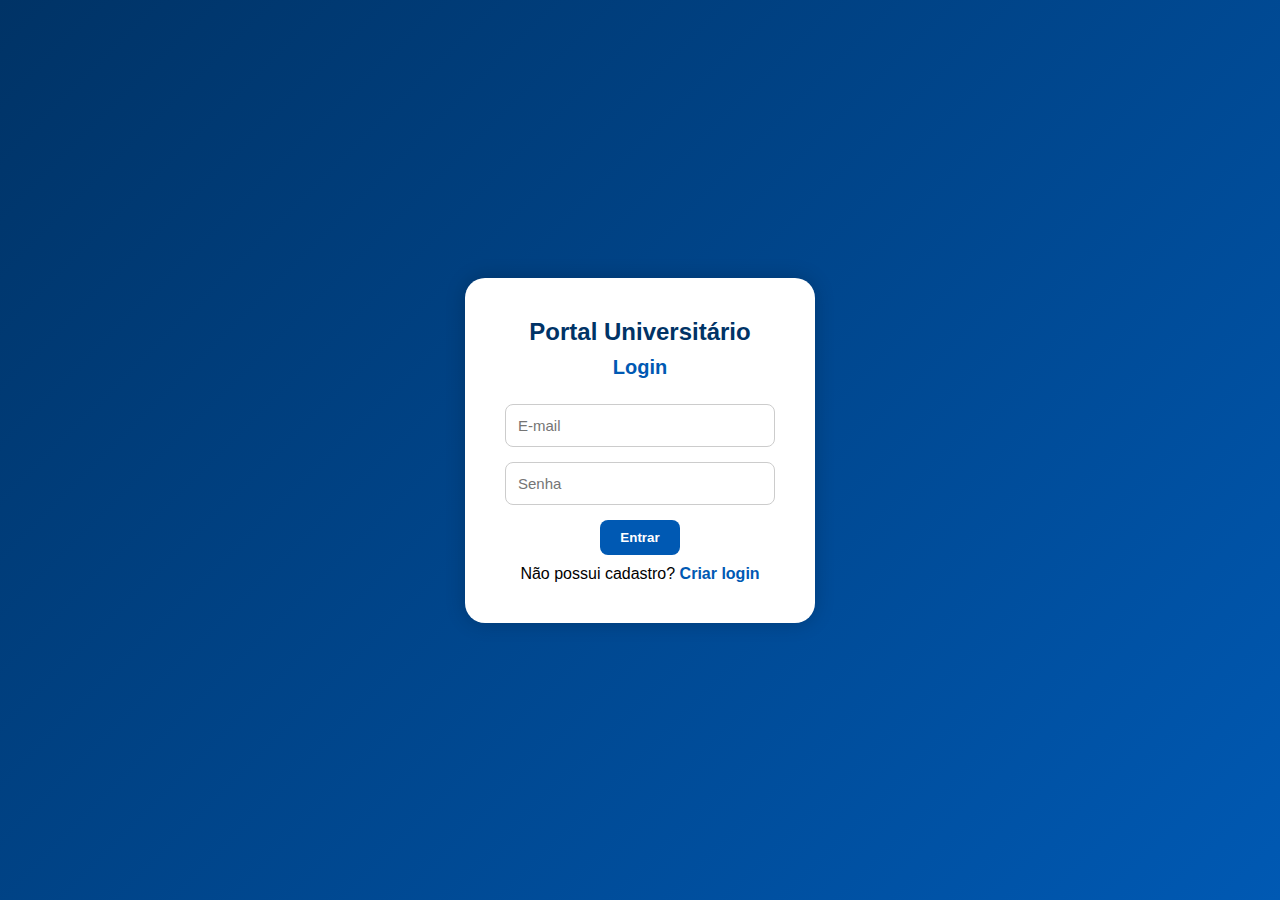
<file: index.html>
<!DOCTYPE html>
<html lang="pt-br">
<head>
    <meta charset="UTF-8">
    <meta name="viewport" content="width=device-width, initial-scale=1.0">
    <title>Login - Universidade UEPB</title>
    <link rel="stylesheet" href="style.css">
</head>
<body>

    <div class="container">
        <div class="form-box">
            <h1>Portal Universitário</h1>
            <h2>Login</h2>
            <form action="area-usuario.html">
                <input type="email" placeholder="E-mail" required>
                <input type="password" placeholder="Senha" required>
                <button type="submit">Entrar</button>
                <p>Não possui cadastro? <a href="cadastro.html">Criar login</a></p>
            </form>
        </div>
    </div>

    <script src="script.js"></script>
</body>
</html>
</file>
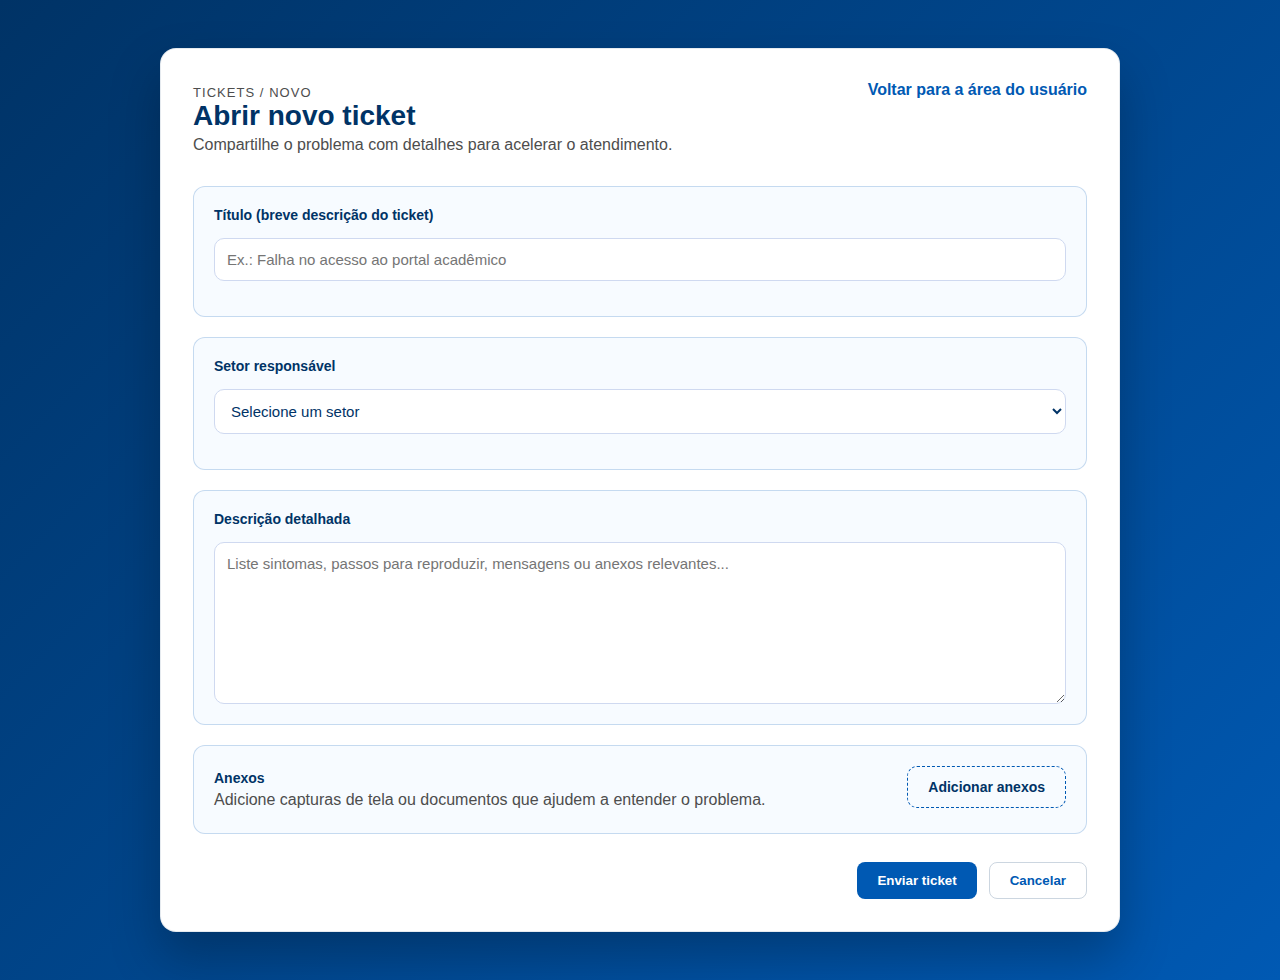
<file: abrir-ticket.html>
<!-- Tela de abertura de ticket -->
<!DOCTYPE html>
<html lang="pt-br">
<head>
    <meta charset="UTF-8">
    <meta name="viewport" content="width=device-width, initial-scale=1.0">
    <title>Abrir Ticket - Universidade UEPB</title>
    <link rel="stylesheet" href="style.css">
</head>
<body class="ticket-page">

    <div class="ticket-container">
        <header class="ticket-header">
            <div>
                <p class="breadcrumb">Tickets / Novo</p>
                <h1>Abrir novo ticket</h1>
                <p>Compartilhe o problema com detalhes para acelerar o atendimento.</p>
            </div>
            <a href="area-usuario.html" class="link-voltar">Voltar para a área do usuário</a>
        </header>

        <form class="ticket-form">
            <section class="form-card">
                <label for="titulo">Título (breve descrição do ticket)</label>
                <input type="text" id="titulo" placeholder="Ex.: Falha no acesso ao portal acadêmico" required>
            </section>

            <section class="form-card">
                <label for="setor">Setor responsável</label>
                <div class="select-wrapper">
                    <select id="setor" required>
                        <option value="" disabled selected>Selecione um setor</option>
                        <option value="ti">Tecnologia da Informação</option>
                        <option value="financeiro">Financeiro</option>
                        <option value="secretaria">Secretaria Acadêmica</option>
                        <option value="biblioteca">Biblioteca</option>
                    </select>
                </div>
            </section>

            <section class="form-card">
                <label for="descricao">Descrição detalhada</label>
                <textarea id="descricao" rows="8" placeholder="Liste sintomas, passos para reproduzir, mensagens ou anexos relevantes..." required></textarea>
            </section>

            <section class="form-card attachments">
                <div>
                    <label>Anexos</label>
                    <p>Adicione capturas de tela ou documentos que ajudem a entender o problema.</p>
                </div>
                <label class="upload-btn">
                    <input type="file" multiple hidden>
                    Adicionar anexos
                </label>
            </section>

            <div class="form-actions">
                <button type="submit" class="primary">Enviar ticket</button>
                <button type="button" class="ghost">Cancelar</button>
            </div>
        </form>
    </div>

</body>
</html>
</file>
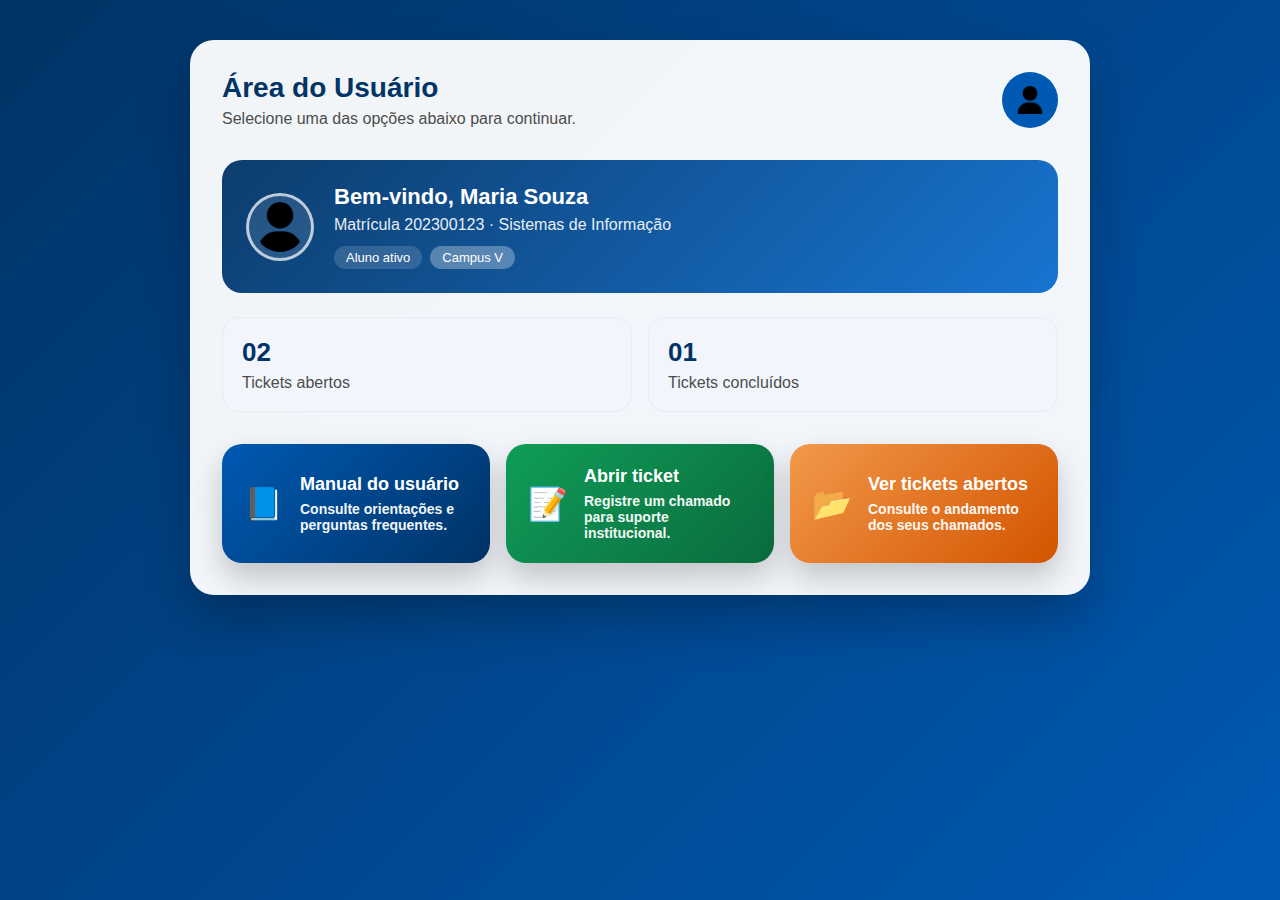
<file: area-usuario.html>
<!-- Tela pós-login -->
<!DOCTYPE html>
<html lang="pt-br">
<head>
    <meta charset="UTF-8">
    <meta name="viewport" content="width=device-width, initial-scale=1.0">
    <title>Área do Usuário - Universidade UEPB</title>
    <link rel="stylesheet" href="style.css">
</head>
<body class="dashboard">

    <div class="dashboard-container">
        <header class="dashboard-header">
            <div>
                <h1>Área do Usuário</h1>
                <p>Selecione uma das opções abaixo para continuar.</p>
            </div>

            <div class="user-menu-wrapper">
                <button id="userMenuToggle" class="user-menu-toggle" aria-expanded="false" aria-label="Menu do Usuário">
                    <img src="user.png" alt="" class="user-icon">
                </button>
                <div id="userMenu" class="user-menu" hidden>
                    <button class="menu-item">Exibir informações</button>
                    <button class="menu-item danger">Sair</button>
                </div>
            </div>
        </header>

        <section class="user-highlight">
            <div class="profile-card">
                <img src="user.png" alt="Foto do usuário" class="profile-photo">
                <div>
                    <h2>Bem-vindo, Maria Souza</h2>
                    <p>Matrícula 202300123 · Sistemas de Informação</p>
                    <div class="tag-group">
                        <span class="tag">Aluno ativo</span>
                        <span class="tag info">Campus V</span>
                    </div>
                </div>
            </div>

            <div class="status-cards">
                <article class="status-card">
                    <strong>02</strong>
                    <span>Tickets abertos</span>
                </article>
                <article class="status-card">
                    <strong>01</strong>
                    <span>Tickets concluídos</span>
                </article>
            </div>
        </section>

        <section class="quick-actions">
            <button class="action-card">
                <span class="action-icon">📘</span>
                <div>
                    <strong>Manual do usuário</strong>
                    <p>Consulte orientações e perguntas frequentes.</p>
                </div>
            </button>

            <button class="action-card">
                <span class="action-icon">📝</span>
                <div>
                    <strong>Abrir ticket</strong>
                    <p>Registre um chamado para suporte institucional.</p>
                </div>
            </button>

            <button class="action-card">
                <span class="action-icon">📂</span>
                <div>
                    <strong>Ver tickets abertos</strong>
                    <p>Consulte o andamento dos seus chamados.</p>
                </div>
            </button>
        </section>
    </div>

    <script>
        const menuToggle = document.getElementById('userMenuToggle');
        const menu = document.getElementById('userMenu');

        menuToggle.addEventListener('click', (event) => {
            event.stopPropagation();
            const isExpanded = menuToggle.getAttribute('aria-expanded') === 'true';
            const nextState = !isExpanded;
            menuToggle.setAttribute('aria-expanded', String(nextState));
            menu.hidden = !nextState;
        });

        document.addEventListener('click', () => {
            if (menuToggle.getAttribute('aria-expanded') === 'true') {
                menuToggle.setAttribute('aria-expanded', 'false');
                menu.hidden = true;
            }
        });

        menu.addEventListener('click', (event) => {
            event.stopPropagation();
        });
    </script>

</body>
</html>
</file>
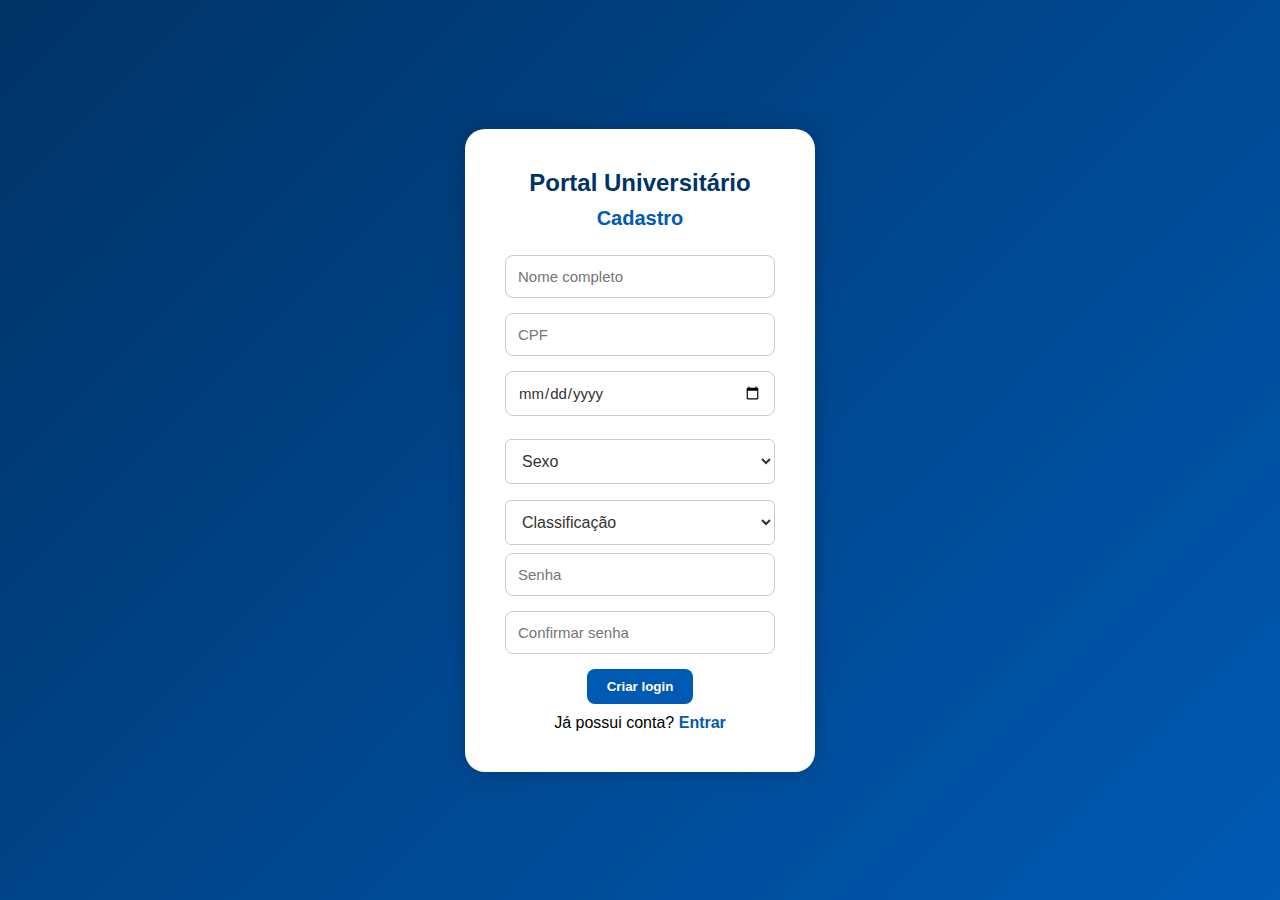
<file: cadastro.html>
<!-- Tela de cadastro HTML -->
<!DOCTYPE html>
<html lang="pt-br">
<head>
    <meta charset="UTF-8">
    <meta name="viewport" content="width=device-width, initial-scale=1.0">
    <title>Cadastro - Universidade UEPB</title>
    <link rel="stylesheet" href="style.css">
</head>
<body>

    <div class="container">
        <div class="form-box">
            <h1>Portal Universitário</h1>
            <h2>Cadastro</h2>

            <form id="cadastroForm">

                <input type="text" placeholder="Nome completo" required>
                <input type="text" placeholder="CPF" required>
                <input type="date" required>

                <!-- Linha sexo -->
                <div class="linha-form">
                    <select id="sexo" required>
                        <option value="">Sexo</option>
                        <option value="masculino">Masculino</option>
                        <option value="feminino">Feminino</option>
                        <option value="outro">Outro</option>
                    </select>
                </div>

                <!-- Linha classificação -->
                <div class="linha-form">
                    <select id="classificacao" required>
                        <option value="">Classificação</option>
                        <option value="aluno">Aluno</option>
                        <option value="professor">Professor</option>
                        <option value="terceirizado">Terceirizado</option>
                    </select>
                </div>

                <!-- Matrícula (somente aluno/professor) -->
                <div id="matriculaBox" class="campo-extra" style="display:none;">
                    <input type="text" placeholder="Matrícula" id="matricula">
                </div>

                <!-- Email institucional (somente aluno/professor) -->
                <div id="emailInstBox" class="campo-extra" style="display:none;">
                    <input type="email" placeholder="E-mail institucional" id="emailInst">
                </div>

                <!-- Email comum (terceirizado) -->
                <div id="emailComumBox" class="campo-extra" style="display:none;">
                    <input type="email" placeholder="E-mail" id="emailComum">
                </div>

                <!-- Telefone (terceirizado) -->
                <div id="telefoneBox" class="campo-extra" style="display:none;">
                    <input type="tel" placeholder="Telefone" id="telefone">
                </div>

                <input type="password" placeholder="Senha" required>
                <input type="password" placeholder="Confirmar senha" required>

                <button type="submit">Criar login</button>

                <p>Já possui conta? <a href="index.html">Entrar</a></p>

            </form>
        </div>
    </div>

    <script src="script.js"></script>
</body>
</html>
</file>
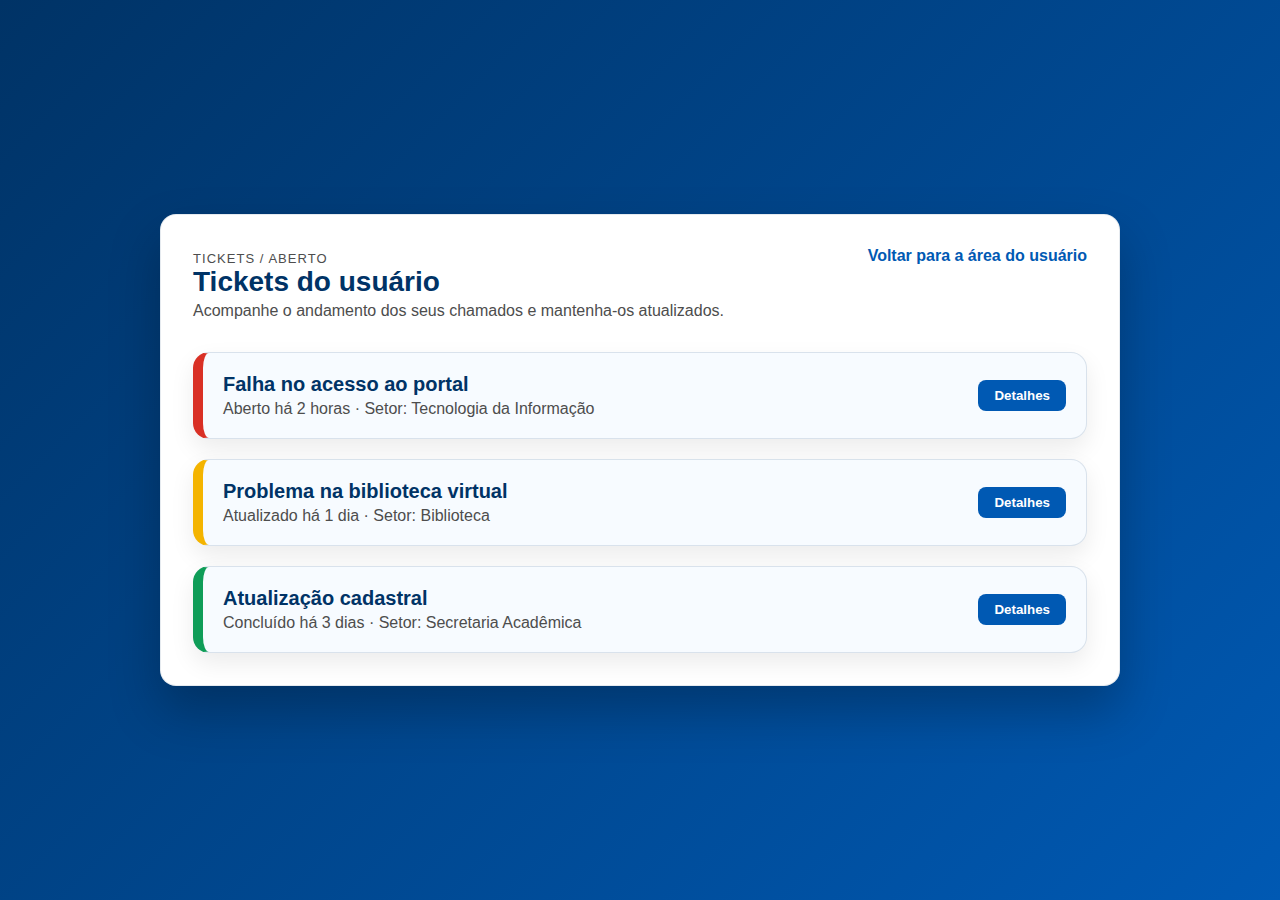
<file: ver-tickets.html>
<!-- Tela de tickets abertos -->
<!DOCTYPE html>
<html lang="pt-br">
<head>
    <meta charset="UTF-8">
    <meta name="viewport" content="width=device-width, initial-scale=1.0">
    <title>Tickets Abertos - Universidade UEPB</title>
    <link rel="stylesheet" href="style.css">
</head>
<body class="tickets-page">

    <div class="tickets-container">
        <header class="ticket-header">
            <div>
                <p class="breadcrumb">Tickets / Aberto</p>
                <h1>Tickets do usuário</h1>
                <p>Acompanhe o andamento dos seus chamados e mantenha-os atualizados.</p>
            </div>
            <a href="area-usuario.html" class="link-voltar">Voltar para a área do usuário</a>
        </header>

        <section class="ticket-list">
            <article class="ticket-card status-new">
                <div class="ticket-info">
                    <div>
                        <h2>Falha no acesso ao portal</h2>
                        <p>Aberto há 2 horas · Setor: Tecnologia da Informação</p>
                    </div>
                    <button class="toggle-details" data-target="ticket-1">Detalhes</button>
                </div>

                <div id="ticket-1" class="ticket-details" hidden>
                    <p>Erro 500 ao tentar acessar o portal acadêmico desde a manhã.</p>
                    <div class="ticket-actions">
                        <button class="ghost">Editar ticket</button>
                        <button class="danger">Excluir ticket</button>
                    </div>
                </div>
            </article>

            <article class="ticket-card status-progress">
                <div class="ticket-info">
                    <div>
                        <h2>Problema na biblioteca virtual</h2>
                        <p>Atualizado há 1 dia · Setor: Biblioteca</p>
                    </div>
                    <button class="toggle-details" data-target="ticket-2">Detalhes</button>
                </div>

                <div id="ticket-2" class="ticket-details" hidden>
                    <p>Não é possível baixar livros em PDF. Equipe já em análise.</p>
                    <div class="ticket-actions readonly">
                        <button class="ghost" disabled>Editar ticket</button>
                        <span class="hint">Edição disponível apenas para tickets não lidos.</span>
                    </div>
                </div>
            </article>

            <article class="ticket-card status-done">
                <div class="ticket-info">
                    <div>
                        <h2>Atualização cadastral</h2>
                        <p>Concluído há 3 dias · Setor: Secretaria Acadêmica</p>
                    </div>
                    <button class="toggle-details" data-target="ticket-3">Detalhes</button>
                </div>

                <div id="ticket-3" class="ticket-details" hidden>
                    <p>Dados do curso e telefone foram atualizados com sucesso.</p>
                    <div class="ticket-actions readonly">
                        <button class="ghost" disabled>Editar ticket</button>
                        <span class="hint">Tickets concluídos não podem ser alterados.</span>
                    </div>
                </div>
            </article>
        </section>
    </div>

    <script>
        document.querySelectorAll('.toggle-details').forEach((button) => {
            button.addEventListener('click', () => {
                const target = document.getElementById(button.dataset.target);
                const isHidden = target.hasAttribute('hidden');
                if (isHidden) {
                    target.removeAttribute('hidden');
                    button.textContent = 'Recolher';
                } else {
                    target.setAttribute('hidden', '');
                    button.textContent = 'Detalhes';
                }
            });
        });
    </script>

</body>
</html>
</file>
<file: style.css>
/* ==== RESET ==== */
* {
    margin: 0;
    padding: 0;
    box-sizing: border-box;
    font-family: 'Segoe UI', sans-serif;
}

/* ==== FUNDO ==== */
body {
    min-height: 100vh;
    background: linear-gradient(135deg, #003366, #0059b3);
    display: flex;
    justify-content: center;
    align-items: center;
}

body.dashboard {
    align-items: flex-start;
    padding: 40px 20px;
}

/* ==== CONTAINER ==== */
.container {
    width: 100%;
    display: flex;
    justify-content: center;
}

/* ==== CAIXA DE FORMULÁRIO ==== */
.form-box {
    background: #fff;
    border-radius: 20px;
    box-shadow: 0 0 20px rgba(0,0,0,0.2);
    padding: 40px;
    width: 350px;
    text-align: center;
}

.form-box h1 {
    color: #003366;
    font-size: 24px;
    margin-bottom: 10px;
}

.form-box h2 {
    color: #0059b3;
    font-size: 20px;
    margin-bottom: 25px;
}

/* ==== CAMPOS DO FORM ==== */
form input {
    width: 100%;
    padding: 10px;
    margin-bottom: 15px;
    border: 1px solid #ccc;
    border-radius: 8px;
    transition: 0.3s;
}

form input:focus {
    border-color: #0059b3;
    outline: none;
    box-shadow: 0 0 5px #0059b3;
}

/* ==== BOTÕES ==== */
button {
    background: #0059b3;
    color: white;
    border: none;
    padding: 10px 20px;
    border-radius: 8px;
    cursor: pointer;
    font-weight: bold;
    transition: 0.3s;
}

button:hover {
    background: #003366;
}

/* ==== LINKS ==== */
p {
    margin-top: 10px;
}

a {
    color: #0059b3;
    text-decoration: none;
    font-weight: bold;
}

a:hover {
    text-decoration: underline;
}

/* ==== BOTÃO DE SUPORTE ==== */
.suporte-btn {
    position: fixed;
    bottom: 20px;
    right: 20px;
    background: #28a745;
    color: #fff;
    border: none;
    padding: 12px 18px;
    border-radius: 50px;
    font-size: 16px;
    cursor: pointer;
    box-shadow: 0 4px 10px rgba(0,0,0,0.3);
    transition: all 0.3s ease;
}

.suporte-btn:hover {
    background: #1e7e34;
    transform: scale(1.05);
}

/* ==== DASHBOARD ==== */
.dashboard-container {
    width: min(900px, 100%);
    background: rgba(255, 255, 255, 0.95);
    border-radius: 24px;
    padding: 32px;
    box-shadow: 0 25px 50px rgba(0, 0, 0, 0.25);
    display: flex;
    flex-direction: column;
    gap: 32px;
}

.dashboard-header {
    display: flex;
    flex-wrap: wrap;
    justify-content: space-between;
    gap: 20px;
}

.dashboard-header h1 {
    color: #003366;
    font-size: 28px;
    margin-bottom: 6px;
}

.dashboard-header p {
    color: #4d4d4d;
    margin: 0;
}

.user-menu-wrapper {
    position: relative;
}

.user-menu-toggle {
    width: 56px;
    height: 56px;
    border-radius: 50%;
    display: inline-flex;
    align-items: center;
    justify-content: center;
    padding: 0;
}

.user-menu {
    position: absolute;
    top: calc(100% + 10px);
    right: 0;
    background: #fff;
    border-radius: 16px;
    box-shadow: 0 15px 35px rgba(0, 0, 0, 0.2);
    padding: 12px;
    display: flex;
    flex-direction: column;
    gap: 8px;
    min-width: 200px;
    z-index: 10;
}

.user-menu[hidden] {
    display: none;
}

.user-icon {
    width: 28px;
    height: 28px;
    object-fit: contain;
}

/* ==== USER HIGHLIGHT ==== */
.user-highlight {
    display: flex;
    flex-direction: column;
    gap: 24px;
}

.profile-card {
    background: linear-gradient(135deg, rgba(0, 51, 102, 0.95), rgba(0, 102, 204, 0.9));
    color: #fff;
    border-radius: 20px;
    padding: 24px;
    display: flex;
    gap: 20px;
    align-items: center;
}

.profile-photo {
    width: 68px;
    height: 68px;
    border-radius: 50%;
    object-fit: cover;
    border: 3px solid rgba(255, 255, 255, 0.7);
    background: rgba(255, 255, 255, 0.1);
    padding: 6px;
}

.profile-card h2 {
    font-size: 22px;
    margin-bottom: 6px;
}

.profile-card p {
    margin: 0;
    opacity: 0.9;
}

.tag-group {
    display: flex;
    flex-wrap: wrap;
    gap: 8px;
    margin-top: 12px;
}

.tag {
    padding: 4px 12px;
    border-radius: 999px;
    background: rgba(255, 255, 255, 0.15);
    font-size: 13px;
}

.tag.info {
    background: rgba(255, 255, 255, 0.3);
}

.status-cards {
    display: grid;
    grid-template-columns: repeat(auto-fit, minmax(150px, 1fr));
    gap: 16px;
}

.status-card {
    border-radius: 18px;
    background: #f2f6fc;
    padding: 20px;
    display: flex;
    flex-direction: column;
    gap: 6px;
    box-shadow: inset 0 0 0 1px rgba(0, 51, 102, 0.05);
}

.status-card strong {
    font-size: 26px;
    color: #003366;
}

.status-card span {
    color: #4d4d4d;
}

.menu-item {
    width: 100%;
    text-align: left;
    background: #f2f6fc;
    color: #003366;
}

.menu-item:hover {
    background: #003366;
    color: #fff;
}

.menu-item.danger {
    background: #ffe8e8;
    color: #b30000;
}

.quick-actions {
    display: grid;
    grid-template-columns: repeat(auto-fit, minmax(220px, 1fr));
    gap: 16px;
}

.action-card {
    border-radius: 20px;
    background: linear-gradient(135deg, #0059b3, #003366);
    color: #fff;
    display: flex;
    align-items: center;
    gap: 16px;
    padding: 22px;
    text-align: left;
    box-shadow: 0 15px 30px rgba(0, 0, 0, 0.2);
    transition: transform 0.3s, box-shadow 0.3s;
}

.action-card:hover {
    transform: translateY(-6px);
    box-shadow: 0 20px 35px rgba(0, 0, 0, 0.25);
}

.action-card:nth-child(2) {
    background: linear-gradient(135deg, #0f9d58, #0b6b3d);
}

.action-card:nth-child(3) {
    background: linear-gradient(135deg, #f2994a, #d35400);
}

.action-icon {
    font-size: 32px;
}

.action-card strong {
    display: block;
    font-size: 18px;
    margin-bottom: 6px;
}

.action-card p {
    margin: 0;
    font-size: 14px;
    opacity: 0.95;
}

@media (max-width: 600px) {
    .dashboard-container {
        padding: 24px;
    }

    .action-card {
        height: auto;
        flex-direction: column;
        align-items: flex-start;
    }

    .profile-card {
        flex-direction: column;
        text-align: center;
    }

    .profile-card .tag-group {
        justify-content: center;
    }
}

/* ==== TICKET PAGE ==== */
body.ticket-page {
    min-height: 100vh;
    background: linear-gradient(135deg, #003366, #0059b3);
    padding: 48px 16px;
    display: flex;
    justify-content: center;
}

.tickets-page {
    min-height: 100vh;
    background: linear-gradient(135deg, #003366, #0059b3);
    padding: 48px 16px;
    display: flex;
    justify-content: center;
}

.ticket-container {
    width: min(960px, 100%);
    background: #fff;
    border: 1px solid rgba(0, 51, 102, 0.1);
    border-radius: 16px;
    padding: 32px;
    color: #003366;
    box-shadow: 0 25px 50px rgba(0, 0, 0, 0.25);
}

.ticket-header {
    display: flex;
    justify-content: space-between;
    flex-wrap: wrap;
    gap: 16px;
    margin-bottom: 32px;
}

.ticket-header h1 {
    color: #003366;
    font-size: 28px;
}

.ticket-header p {
    margin: 4px 0 0;
    color: #4d4d4d;
}

.breadcrumb {
    font-size: 13px;
    text-transform: uppercase;
    letter-spacing: 0.08em;
    color: #0059b3;
    margin-bottom: 6px;
}

.link-voltar {
    align-self: flex-start;
    color: #0059b3;
}

.ticket-form {
    display: flex;
    flex-direction: column;
    gap: 20px;
}

.form-card {
    background: #f7fbff;
    border: 1px solid rgba(0, 89, 179, 0.2);
    border-radius: 12px;
    padding: 20px;
    display: flex;
    flex-direction: column;
    gap: 10px;
}

.form-card label {
    font-weight: 600;
    color: #003366;
}

.form-card input[type="text"],
.form-card select,
.form-card textarea {
    background: #fff;
    border: 1px solid #cfd9f0;
    border-radius: 10px;
    padding: 12px;
    color: #003366;
    font-size: 15px;
}

.form-card input:focus,
.form-card select:focus,
.form-card textarea:focus {
    outline: 2px solid #0059b3;
    border-color: transparent;
}

.attachments {
    flex-direction: row;
    justify-content: space-between;
    align-items: center;
    gap: 16px;
}

.attachments p {
    margin: 0;
    color: #4d4d4d;
}

.upload-btn {
    border: 1px dashed #0059b3;
    color: #0059b3;
    border-radius: 10px;
    padding: 12px 20px;
    cursor: pointer;
    transition: background 0.3s;
}

.upload-btn:hover {
    background: rgba(0, 89, 179, 0.1);
}

.form-actions {
    display: flex;
    justify-content: flex-end;
    gap: 12px;
    margin-top: 8px;
}

.form-actions .primary {
    background: #0059b3;
}

.form-actions .primary:hover {
    background: #003f80;
}

.form-actions .ghost {
    background: transparent;
    border: 1px solid rgba(0, 51, 102, 0.2);
    color: #0059b3;
}

.form-actions .ghost:hover {
    background: rgba(0, 89, 179, 0.08);
}

@media (max-width: 720px) {
    .attachments {
        flex-direction: column;
        align-items: flex-start;
    }

    .form-actions {
        flex-direction: column-reverse;
        align-items: stretch;
    }
}

/* ==== TICKET LIST ==== */
.tickets-container {
    width: min(960px, 100%);
    background: #fff;
    border: 1px solid rgba(0, 51, 102, 0.1);
    border-radius: 16px;
    padding: 32px;
    color: #003366;
    box-shadow: 0 25px 50px rgba(0, 0, 0, 0.25);
}

.ticket-list {
    display: flex;
    flex-direction: column;
    gap: 20px;
}

.ticket-legend {
    border: 1px solid rgba(0, 51, 102, 0.12);
    border-radius: 12px;
    padding: 16px 20px;
    margin-bottom: 24px;
    background: #f7fbff;
}

.ticket-legend h3 {
    margin-bottom: 10px;
    font-size: 16px;
    color: #003366;
}

.ticket-legend ul {
    list-style: none;
    display: flex;
    flex-wrap: wrap;
    gap: 16px;
    margin: 0;
    padding: 0;
    color: #4d4d4d;
}

.legend-dot {
    width: 12px;
    height: 12px;
    border-radius: 50%;
    display: inline-block;
    margin-right: 8px;
}

.legend-dot.status-new {
    background: #d93025;
}

.legend-dot.status-progress {
    background: #f4b400;
}

.legend-dot.status-done {
    background: #0f9d58;
}

.ticket-card {
    border-radius: 16px;
    border: 1px solid rgba(0, 51, 102, 0.12);
    padding: 20px;
    background: #f7fbff;
    box-shadow: 0 10px 25px rgba(0, 0, 0, 0.08);
    border-left: 10px solid transparent;
}

.ticket-card.status-new {
    border-left-color: #d93025;
}

.ticket-card.status-progress {
    border-left-color: #f4b400;
}

.ticket-card.status-done {
    border-left-color: #0f9d58;
}

.ticket-info {
    display: flex;
    justify-content: space-between;
    gap: 16px;
    flex-wrap: wrap;
    align-items: center;
}

.ticket-info h2 {
    font-size: 20px;
    color: #003366;
}

.ticket-info p {
    margin: 4px 0 0;
    color: #4d4d4d;
}

.toggle-details {
    background: #0059b3;
    color: #fff;
    padding: 8px 16px;
    border-radius: 8px;
}

.ticket-details {
    margin-top: 16px;
    border-top: 1px dashed rgba(0, 51, 102, 0.2);
    padding-top: 14px;
    color: #003366;
}

.ticket-actions {
    margin-top: 16px;
    display: flex;
    flex-wrap: wrap;
    gap: 12px;
    align-items: center;
}

.ticket-actions .ghost {
    background: transparent;
    border: 1px solid rgba(0, 51, 102, 0.3);
    color: #0059b3;
    padding: 10px 18px;
}

.ticket-actions .danger {
    background: #d93025;
    color: #fff;
    padding: 10px 18px;
}

.ticket-actions .danger:hover {
    background: #b1271c;
}

.ticket-actions.readonly button {
    opacity: 0.5;
    cursor: not-allowed;
}

.ticket-actions .hint {
    font-size: 13px;
    color: #7a869a;
}

/* Estilos de "Sexo" e "Classificação" */
form label {
    font-weight: bold;
    font-size: 14px;
    color: #333;
    margin-bottom: 5px;
    display: block;
}

form input,
form select {
    width: 100%;
    padding: 12px;
    margin-bottom: 15px;
    font-size: 15px;
    border: 1px solid #ccc;
    border-radius: 8px;
    background-color: #fff;
    color: #333;
    transition: 0.3s;
    box-sizing: border-box;
}

form input:focus,
form select:focus {
    border-color: #0059b3;
    outline: none;
    box-shadow: 0 0 5px #0059b3;
}

.campo-extra input,
.linha-form select {
    width: 100%;
    padding: 12px;
    margin: 8px 0;
    border: 1px solid #ccc;
    border-radius: 6px;
    font-size: 16px;
    box-sizing: border-box;
}
</file>
